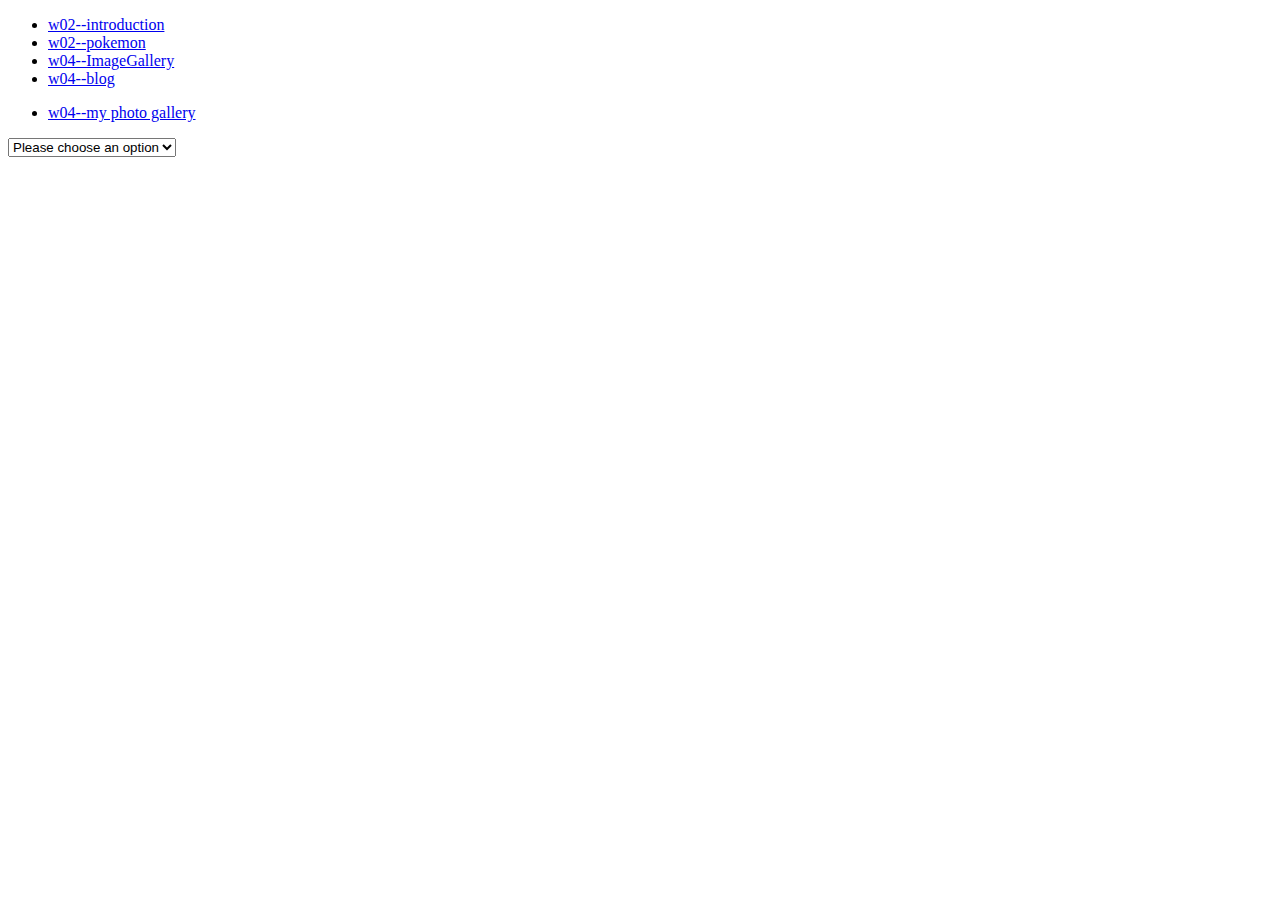
<file: index.html>
<!DOCTYPE html>
<html lang="en">
<head>
    <meta charset="UTF-8">
    <meta http-equiv="X-UA-Compatible" content="IE=edge">
    <meta name="viewport" content="width=device-width, initial-scale=1.0">
    <title>Class Demo</title>
</head>
<body>
    <div>
            <ul>
                <li>
                    <a href="./W02/intro.html">w02--introduction</a>
                </li>
                <li>
                    <a href="./W02/pokemon.html">w02--pokemon</a>
                </li>
                <li>
                    <a href="./W04/ImageGallery.html">w04--ImageGallery</a>
                </li>
                <li>
                    <a href="./W04/blog.html">w04--blog</a>
                </li>
            </ul>
            <ul>
                <li>
                    <a href="./W04/my photo gallery.html">w04--my photo gallery</a>
                </li>
            </ul>

            <select name="課堂實作或自主學習" id="課堂實作或自主學習">
                    <option value="Please choose an option">Please choose an option</option>
                <optgroup label="課堂實作">
                    <option value="w02--introduction">w02--introduction</option>
                    <option value="w02--pokemon">w02--pokemon</option>
                    <option value="w04--Image Gallery">w04--Image Gallery</option>
                    <option value="w04--blog">w04--blog</option>
                </optgroup>
                <optgroup label="自主學習">
                    <option value="w04--my photo gallery">w04--my photo gallery</option>
                </optgroup>
            </select>
    </div>
</body>
</html>
</file>
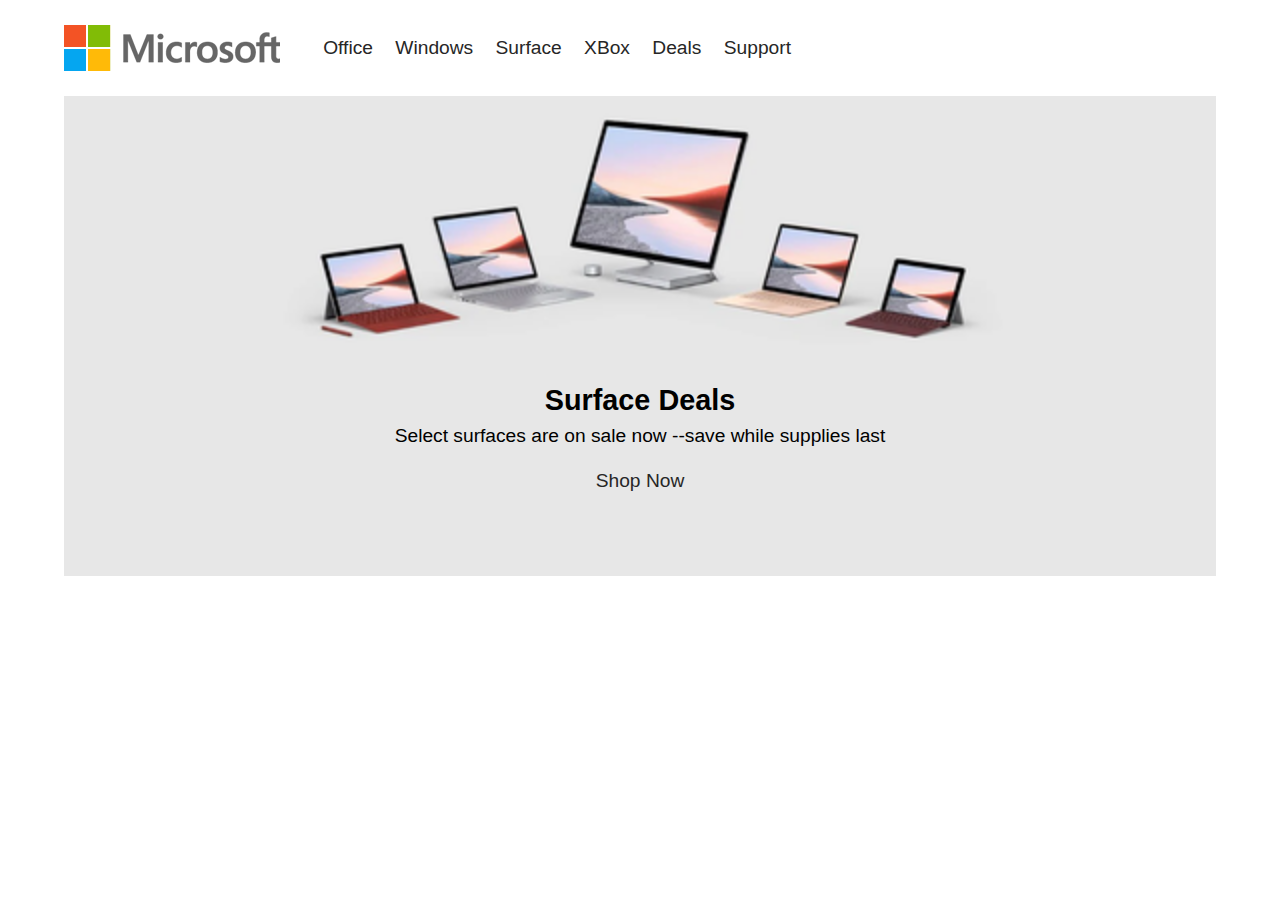
<file: W05/index.html>
<!DOCTYPE html>
<html lang="en">
<head>
    <meta charset="UTF-8">
    <meta http-equiv="X-UA-Compatible" content="IE=edge">
    <meta name="viewport" content="width=device-width, initial-scale=1.0">
    <title>Microsoft Clone</title>
    <link
      rel="stylesheet"
      href="https://cdnjs.cloudflare.com/ajax/libs/font-awesome/5.15.1/css/all.min.css"
      integrity="sha512-+4zCK9k+qNFUR5X+cKL9EIR+ZOhtIloNl9GIKS57V1MyNsYpYcUrUeQc9vNfzsWfV28IaLL3i96P9sdNyeRssA=="
      crossorigin="anonymous"
    />
    <link rel="stylesheet" href="style.css">
</head>
<body>
    <div class="container">
        <!--NAV-->
        <div class="main-nav">
            <img src="./image/logo.png" alt="logo" class="iogo">
            <ul class="main-menu">
                <li>
                    <a href="#">Office</a>
                </li>
                <li>
                    <a href="#">Windows</a>
                </li>
                <li>
                    <a href="#">Surface</a>
                </li>
                <li>
                    <a href="#">XBox</a>
                </li>
                <li>
                    <a href="#">Deals</a>
                </li>
                <li>
                    <a href="#">Support</a>
                </li>
            </ul>
            <ul class="right-menu">
                <li>
                    <a href="#"><i class="fas fa-search"></i></a>
                </li>
                <li>
                    <a href="#"><i class="fas fa-shopping-cart"></i></a>
                </li>
            </ul>
        </div>
        <!--SHOWCASE-->
        <header class="showcase">
            <h2>Surface Deals</h2>
            <p>Select surfaces are on sale now --save while supplies last</p>
            <a href="#">Shop Now</a>
        </header>
        <!--HOME CARD 1-->
        <section class="home-card">

        </section>
    </div>

</body>
</html>
</file>
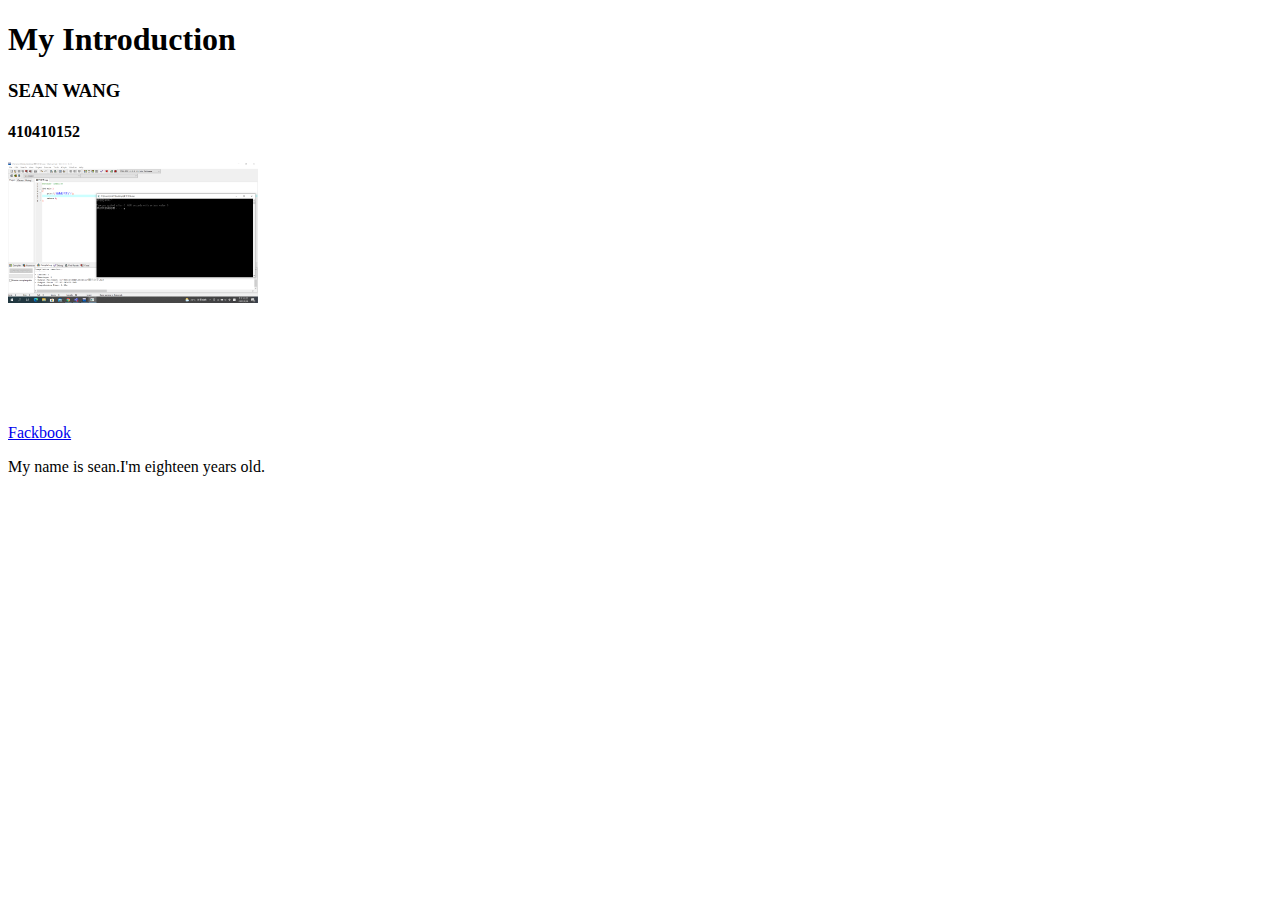
<file: W02/intro.html>
<!DOCTYPE html>
<html lang="en">

<head>
    <meta charset="UTF-8">
    <meta http-equiv="X-UA-Compatible" content="IE=edge">
    <meta name="viewport" content="width=device-width, initial-scale=1.0">
    <title>Introduction</title>
</head>

<body>
    <div>
        <h1>My Introduction</h1>
        <h3>SEAN WANG</h3>
        <h4>410410152</h4>
        <img src="./顯示文字.png" width="250"alt=""><br />
        <a href="https://www.facebook.com/">
            Fackbook
        </a>
        <p>
            My name is sean.I'm eighteen years old.
        </p>
    </div>
</body>

</html>
</file>
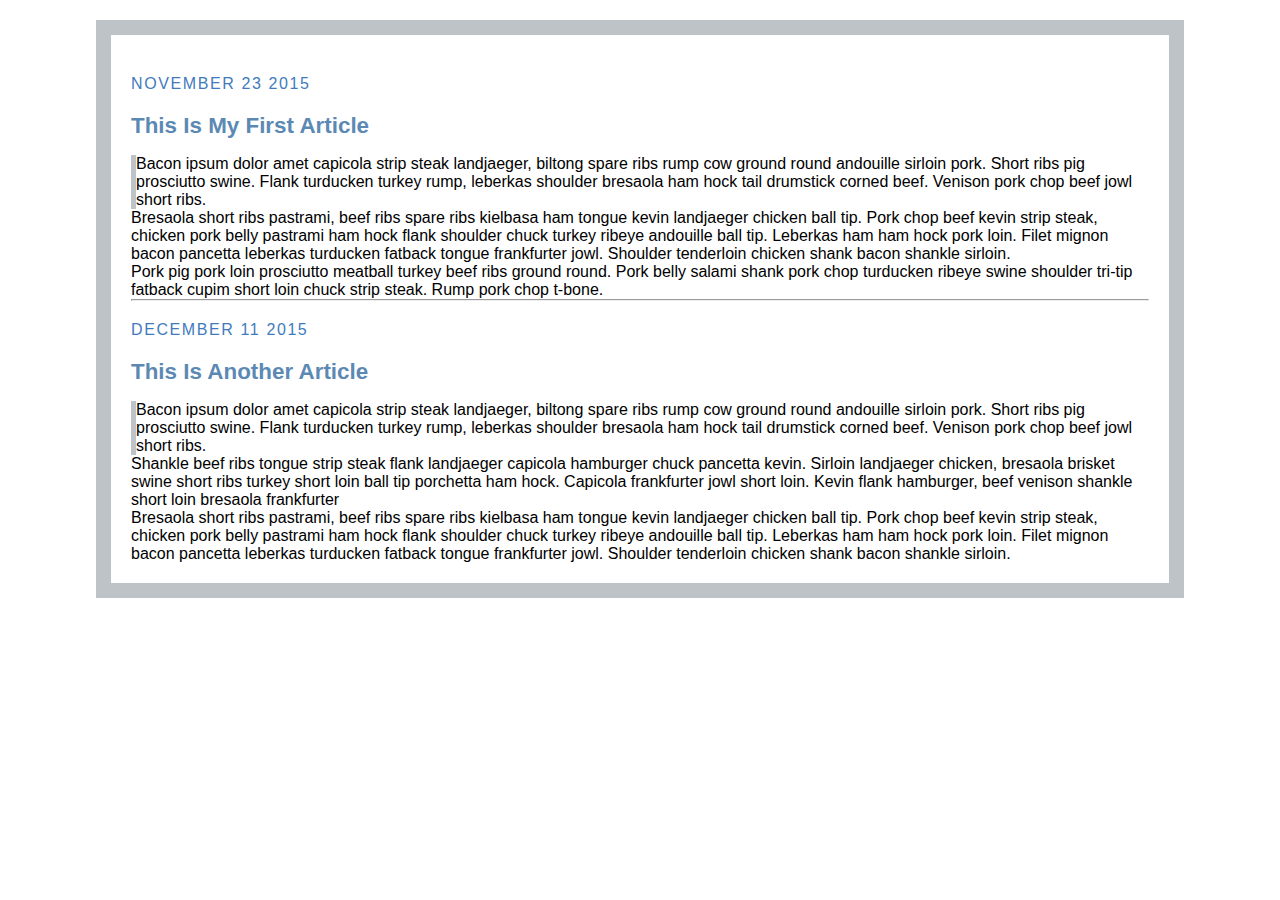
<file: W04/blog.html>
<!DOCTYPE html>
<html>
<head>
    <meta charset="UTF-8">
    <meta http-equiv="X-UA-Compatible" content="IE=edge">
    <meta name="viewport" content="width=device-width, initial-scale=1.0">
	<title>My Blog</title>
	<style>
     *{
    margin: 0;
    padding: 0;
    box-sizing: border-box;
     }
body{
    border: 15px solid #bdc3c7;
    margin: 20px auto;
    padding: 20px;
    width: 85%;
    font-family: Verdana, Geneva, Tahoma, sans-serif;
    font-size: 16px;
}
.date{
    color: #417bbd;
    text-transform: uppercase;
    letter-spacing: 0.1rem;
    padding: 20px 0;
}
.post h2{
    font-size: 1.4rem;
    font-weight:bold;
    color: #5c89b4;
    padding-bottom:1rem;
}
.post .quote{
    border-left:5px solid #bdc3c7
}
    </style>
</head>
<body>

<link href='http://fonts.googleapis.com/css?family=Source+Sans+Pro:400,700,400italic|Source+Code+Pro:400,700' rel='stylesheet' type='text/css'>

<div class="post">
	 
	<div class="date">November 23 2015</div>
	<h2>This Is My First Article</h2>

	<p class="quote">
	Bacon ipsum dolor amet capicola strip steak landjaeger, biltong spare ribs rump cow ground round andouille sirloin pork. Short ribs pig prosciutto swine. Flank turducken turkey rump, leberkas shoulder bresaola ham hock tail drumstick corned beef. Venison pork chop beef jowl short ribs.
	</p>

	<p class="post-info">Bresaola short ribs pastrami, beef ribs spare ribs kielbasa ham tongue kevin landjaeger chicken ball tip. Pork chop beef kevin strip steak, chicken pork belly pastrami ham hock flank shoulder chuck turkey ribeye andouille ball tip. Leberkas ham ham hock pork loin. Filet mignon bacon pancetta leberkas turducken fatback tongue frankfurter jowl. Shoulder tenderloin chicken shank bacon shankle sirloin.</p>

	<p class="post-info">Pork pig pork loin prosciutto meatball turkey beef ribs ground round. Pork belly salami shank pork chop turducken ribeye swine shoulder tri-tip fatback cupim short loin chuck strip steak. Rump pork chop t-bone.</p>
	
</div>

<!-- <hr> -->
<hr>

<div class="post">
	<div class="date">December 11 2015</div>
	<h2>This Is Another Article</h2>

	<p class="quote">
	Bacon ipsum dolor amet capicola strip steak landjaeger, biltong spare ribs rump cow ground round andouille sirloin pork. Short ribs pig prosciutto swine. Flank turducken turkey rump, leberkas shoulder bresaola ham hock tail drumstick corned beef. Venison pork chop beef jowl short ribs.
	</p>

	<p class="post-info">Shankle beef ribs tongue strip steak flank landjaeger capicola hamburger chuck pancetta kevin. Sirloin landjaeger chicken, bresaola brisket swine short ribs turkey short loin ball tip porchetta ham hock. Capicola frankfurter jowl short loin. Kevin flank hamburger, beef venison shankle short loin bresaola frankfurter</p>

	<p class="post-info">Bresaola short ribs pastrami, beef ribs spare ribs kielbasa ham tongue kevin landjaeger chicken ball tip. Pork chop beef kevin strip steak, chicken pork belly pastrami ham hock flank shoulder chuck turkey ribeye andouille ball tip. Leberkas ham ham hock pork loin. Filet mignon bacon pancetta leberkas turducken fatback tongue frankfurter jowl. Shoulder tenderloin chicken shank bacon shankle sirloin.</p>
</div>

</body>
</html>
</file>
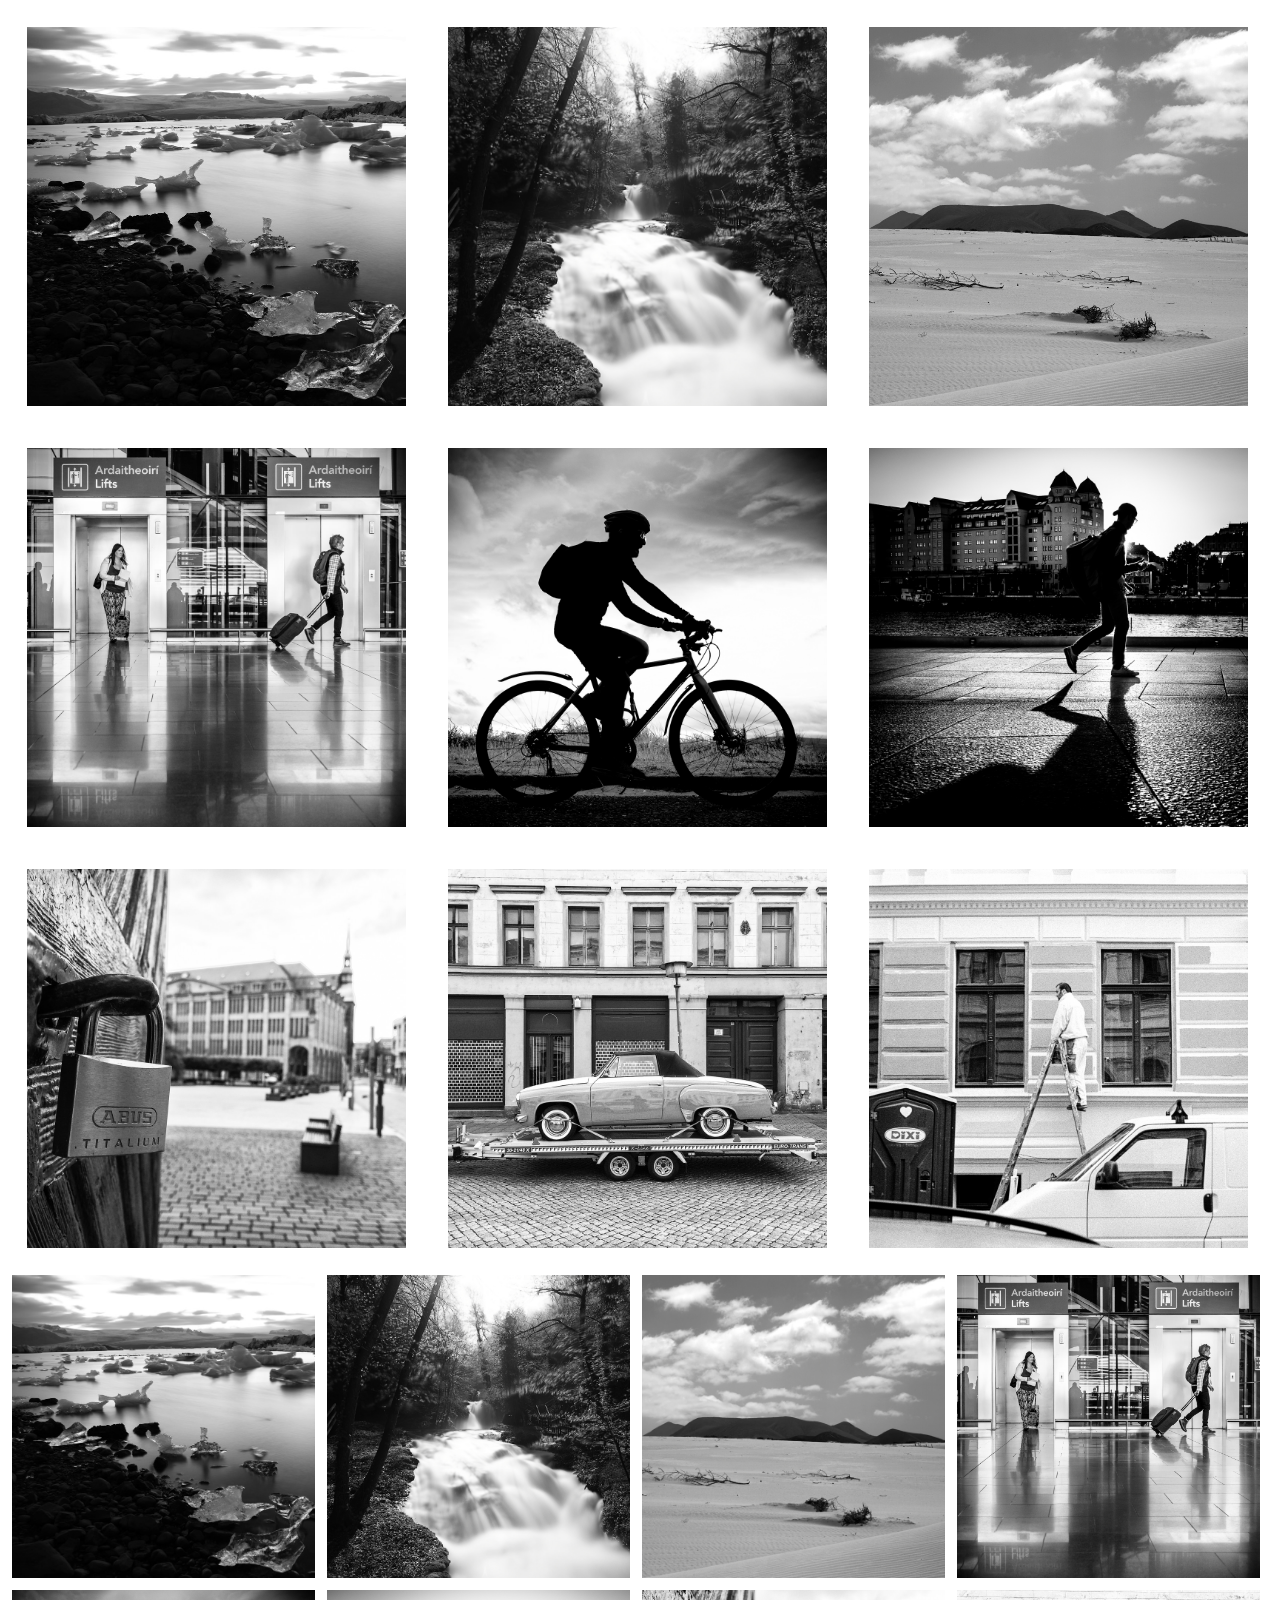
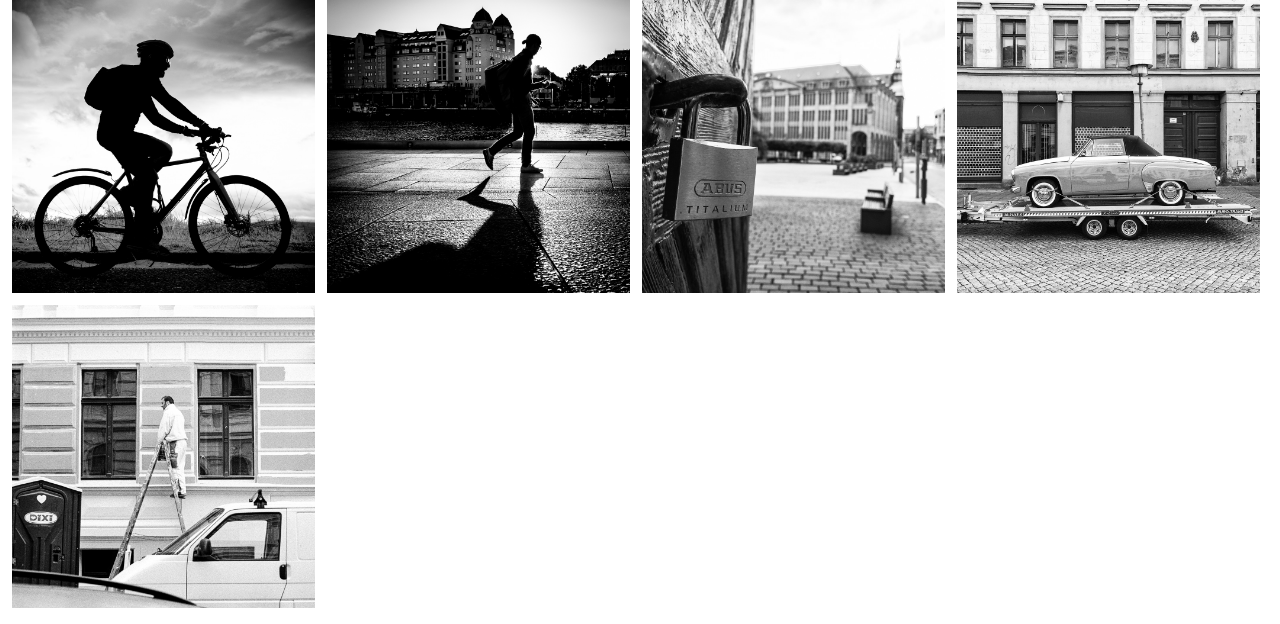
<file: W04/ImageGallery.html>
<!DOCTYPE html>
<html lang="en">
<head>
    <meta charset="UTF-8">
    <meta http-equiv="X-UA-Compatible" content="IE=edge">
    <meta name="viewport" content="width=device-width, initial-scale=1.0">
    <title>Image Gallery</title>
    <link rel="stylesheet" href="./ImageGallery.css">
</head>
<body>
    <div class="line3">
        <img src="./Image/img1.jpg" alt="">
        <img src="./Image/img2.jpg" alt="">
        <img src="./Image/img3.jpg" alt="">
        <img src="./Image/img4.jpg" alt="">
        <img src="./Image/img5.jpg" alt="">
        <img src="./Image/img6.jpg" alt="">
        <img src="./Image/img7.jpg" alt="">
        <img src="./Image/img8.jpg" alt="">
        <img src="./Image/img9.jpg" alt="">
    </div>
    <div class="line4">
        <img src="./Image/img1.jpg" alt="">
        <img src="./Image/img2.jpg" alt="">
        <img src="./Image/img3.jpg" alt="">
        <img src="./Image/img4.jpg" alt="">
        <img src="./Image/img5.jpg" alt="">
        <img src="./Image/img6.jpg" alt="">
        <img src="./Image/img7.jpg" alt="">
        <img src="./Image/img8.jpg" alt="">
        <img src="./Image/img9.jpg" alt="">
    </div>
</body>
</html>
</file>
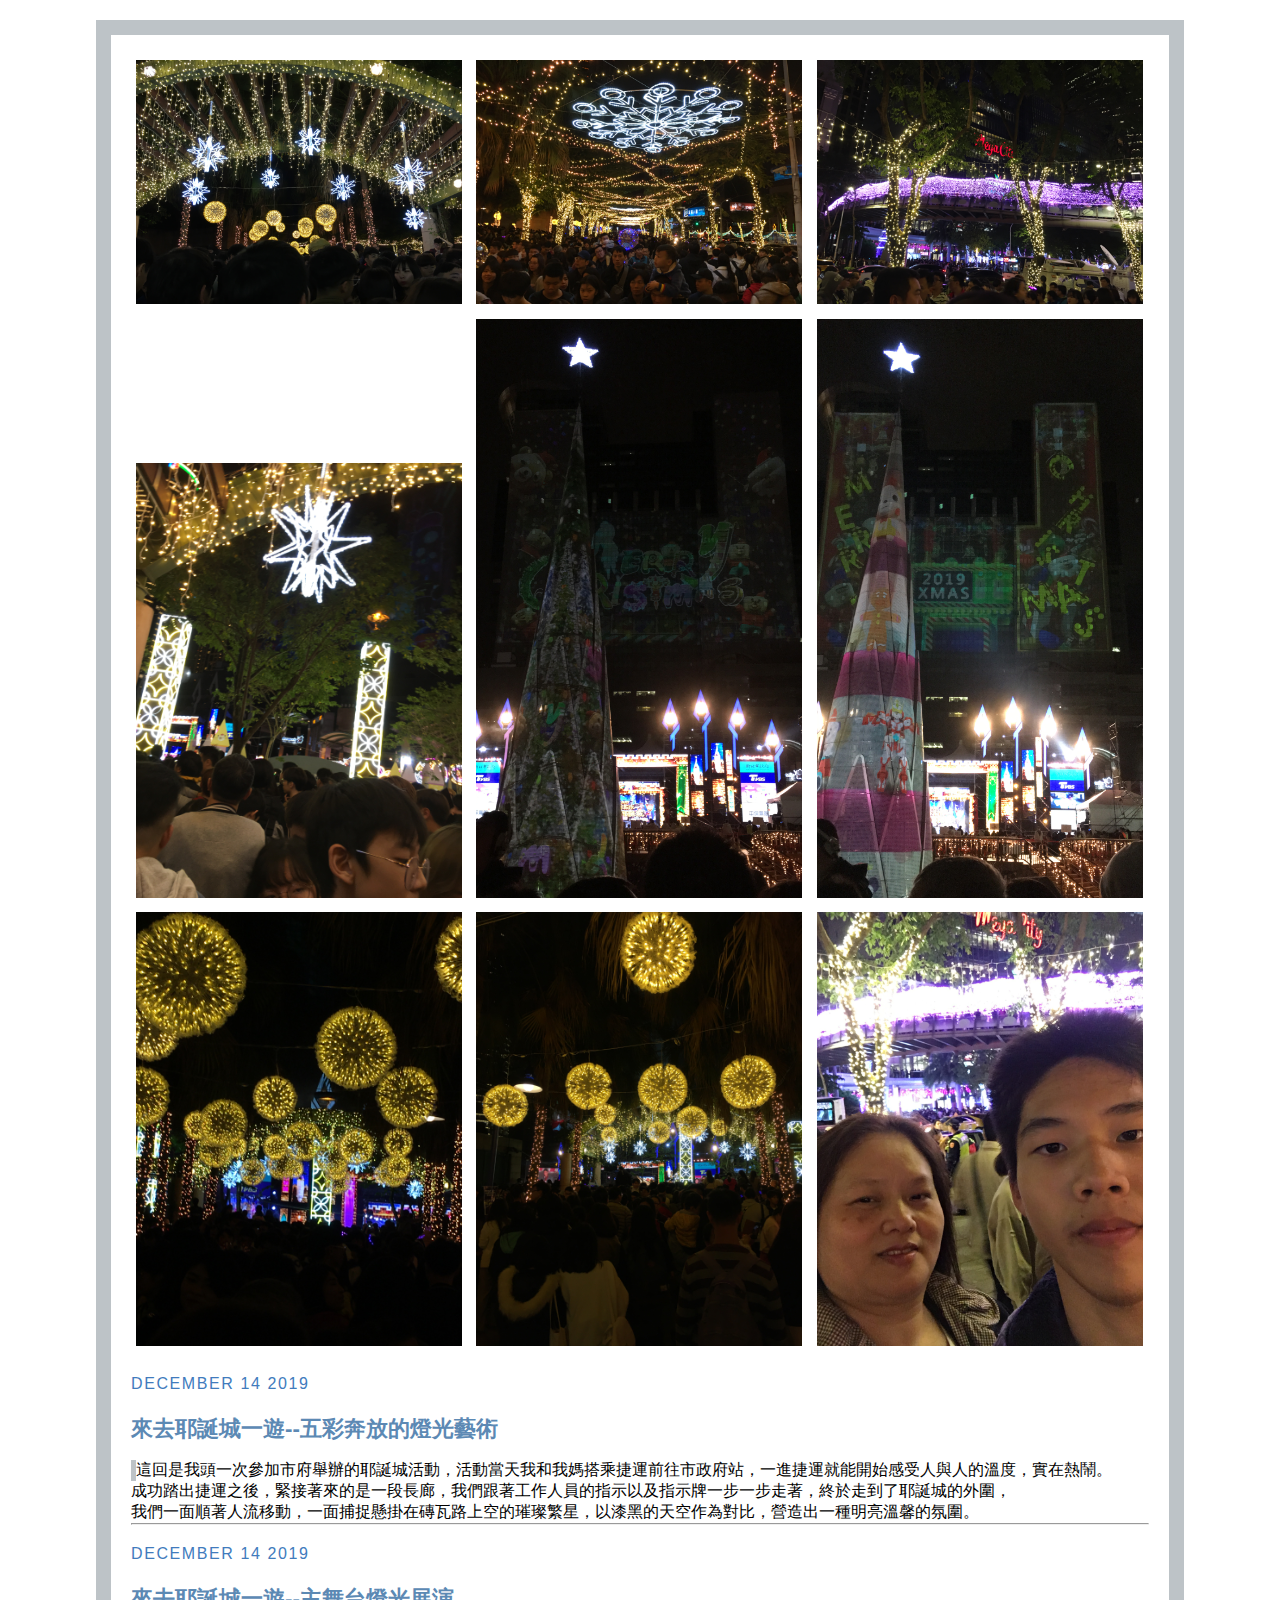
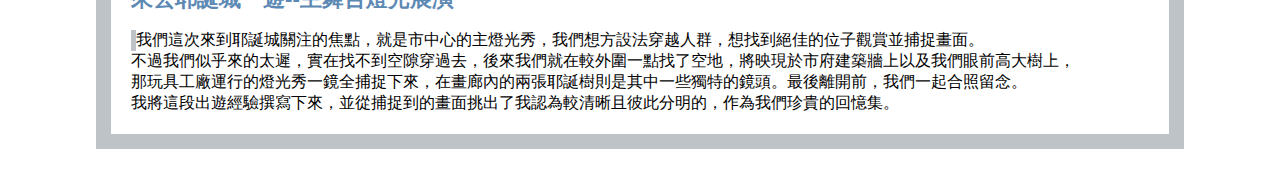
<file: W04/my photo gallery.html>
<!DOCTYPE html>
<html lang="en">
<head>
    <meta charset="UTF-8">
    <meta http-equiv="X-UA-Compatible" content="IE=edge">
    <meta name="viewport" content="width=device-width, initial-scale=1.0">
    <title>my photo gallery</title>
    <link rel="stylesheet" href="./my photo gallery.css">
    <style>
        *{
       margin: 0;
       padding: 0;
       box-sizing: border-box;
        }
   body{
       border: 15px solid #bdc3c7;
       margin: 20px auto;
       padding: 20px;
       width: 85%;
       font-family: Verdana, Geneva, Tahoma, sans-serif;
       font-size: 16px;
   }
   .date{
       color: #417bbd;
       text-transform: uppercase;
       letter-spacing: 0.1rem;
       padding: 20px 0;
   }
   .post h2{
       font-size: 1.4rem;
       font-weight:bold;
       color: #5c89b4;
       padding-bottom:1rem;
   }
   .post .quote{
       border-left:5px solid #bdc3c7
   }
    </style>
</head>
<body>

    <link href='http://fonts.googleapis.com/css?family=Source+Sans+Pro:400,700,400italic|Source+Code+Pro:400,700' rel='stylesheet' type='text/css'>

    <div class="line3">
        <img src="./my image/IMG_8037.JPG" alt="">
        <img src="./my image/IMG_8100.JPG" alt="">
        <img src="./my image/IMG_8124.JPG" alt="">
        <img src="./my image/IMG_8040.JPG" alt="">
        <img src="./my image/IMG_8105.JPG" alt="">
        <img src="./my image/IMG_8106.JPG" alt="">
        <img src="./my image/IMG_8110.JPG" alt="">
        <img src="./my image/IMG_8096.JPG" alt="">
        <img src="./my image/IMG_8128.JPG" alt="">
    </div>
    <!-- <hr> -->
    <div class="post">
	 
	  <div class="date">December 14 2019</div>
	  <h2>來去耶誕城一遊--五彩奔放的燈光藝術</h2>

	  <p class="quote">
	  這回是我頭一次參加市府舉辦的耶誕城活動，活動當天我和我媽搭乘捷運前往市政府站，一進捷運就能開始感受人與人的溫度，實在熱鬧。
	  </p>

	  <p class="post-info">
      成功踏出捷運之後，緊接著來的是一段長廊，我們跟著工作人員的指示以及指示牌一步一步走著，終於走到了耶誕城的外圍，
      </p>

      <p class="post-info">
      我們一面順著人流移動，一面捕捉懸掛在磚瓦路上空的璀璨繁星，以漆黑的天空作為對比，營造出一種明亮溫馨的氛圍。
      </p>
	
    </div>

    <!-- <hr> -->
    <hr>

    <div class="post">
      <div class="date">December 14 2019</div>
	  <h2>來去耶誕城一遊--主舞台燈光展演</h2>

	  <p class="quote">
	    我們這次來到耶誕城關注的焦點，就是市中心的主燈光秀，我們想方設法穿越人群，想找到絕佳的位子觀賞並捕捉畫面。
	  </p>

	  <p class="post-info">
      不過我們似乎來的太遲，實在找不到空隙穿過去，後來我們就在較外圍一點找了空地，將映現於市府建築牆上以及我們眼前高大樹上，
      </p>

	  <p class="post-info">
      那玩具工廠運行的燈光秀一鏡全捕捉下來，在畫廊內的兩張耶誕樹則是其中一些獨特的鏡頭。最後離開前，我們一起合照留念。
      </p>
      <p class="post-info">
      我將這段出遊經驗撰寫下來，並從捕捉到的畫面挑出了我認為較清晰且彼此分明的，作為我們珍貴的回憶集。
      </p>
</body>
</html>
</file>
<file: W05/style.css>
* {
  margin: 0;
  padding: 0;
  box-sizing: border-box;
}

body {
  font-family: 'Segoe UI', Tahoma, Geneva, Verdana, sans-serif;
  font-size: 10px;
  background-color: #fff;
  color: #000;
  line-height: 1.5;
}

a {
  text-decoration: none;
  color: #262626;
}

ul {
  list-style: none;
}

.container {
  width: 90%;
  margin: auto;
  max-width: 110rem;
  font-size: 1.2rem;
}

/* NAV */
.main-nav {
  display: flex;
  justify-content: space-between;
  align-items: center;
  height: 6rem;
}

.main-nav .logo {
  width: 10rem;
}

.main-nav ul {
  display: flex;
}

.main-nav ul li {
  padding: 0 0.7rem;
}

.main-nav ul li a {
  padding-bottom: 2px;
}

.main-nav ul li a:hover {
  border-bottom: 2px #262626;
}

.main-nav ul.main-menu {
  flex: 1;
  margin-left: 2rem;
}

/* SHOWCASE */
.showcase {
  width: 100%;
  height: 30rem;
  background: url('./image/slide1.png') no-repeat center center/cover;
  display: flex;
  flex-direction: column;
  justify-content: flex-end;
  align-items: center;
  padding: 5rem;
  font-size: 1.2rem;
}

.showcase h1,
.showcase p {
  margin-bottom: 1rem;
}
/* HOMECARD1 */
</file>
<file: W04/ImageGallery.css>
#ImagineGallery.css {
  margin: 0;
  padding: 0;
  box-sizing: border-box;
}

.line3 img {
  width: 30%;
  margin: 1.5%;
}
.line4 img {
  width: 24%;
  margin: 0.3%;
}
</file>
<file: W04/my photo gallery.css>
#myphotoGallery.css {
  margin: 0;
  padding: 0;
  box-sizing: border-box;
}

.line3 img {
  width: 32%;
  margin: 0.5%;
}
</file>
